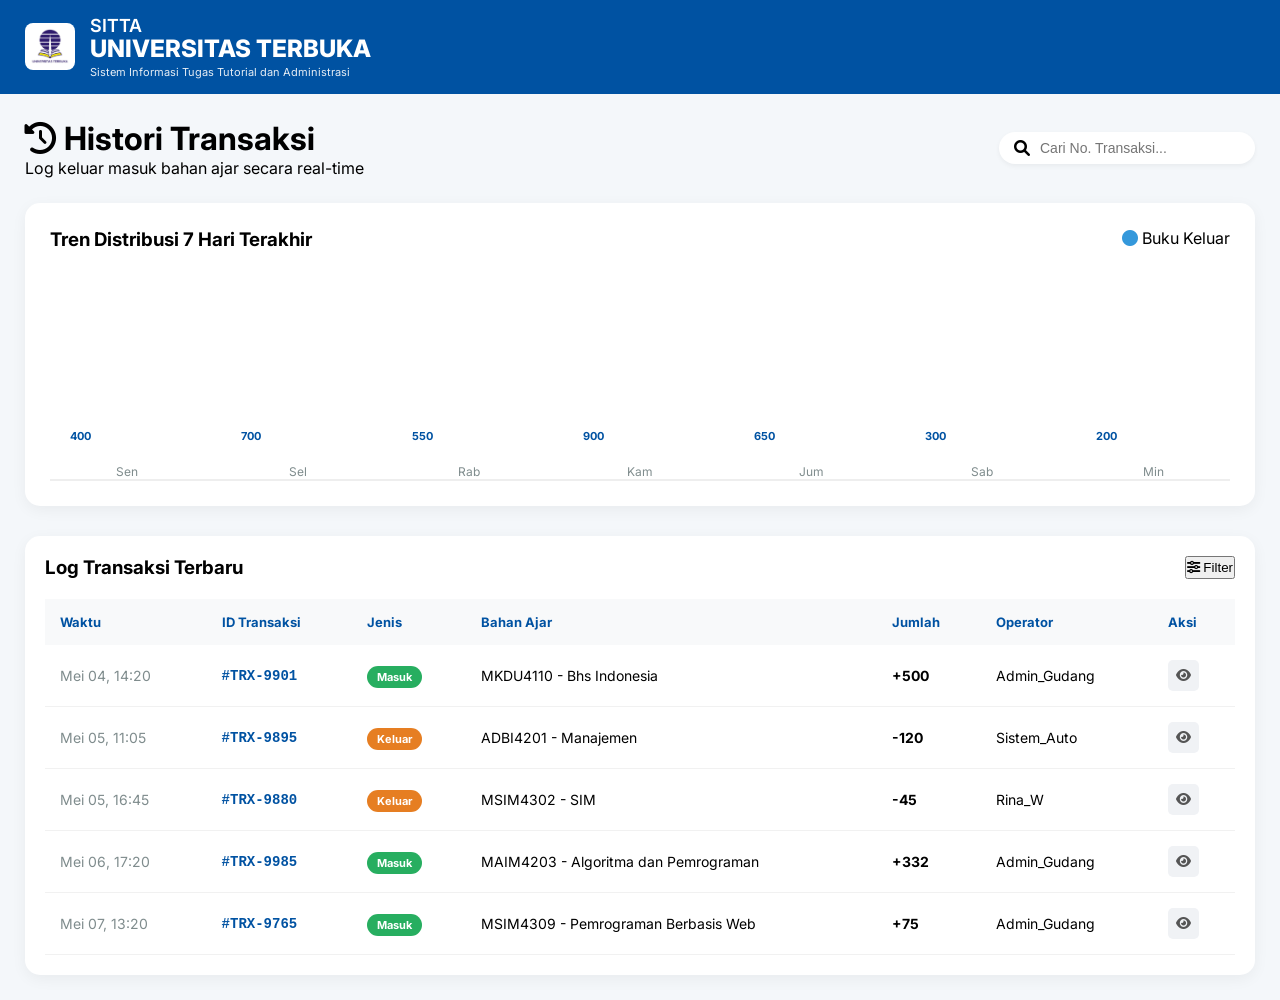
<file: histori-transaksi.html>
<!doctype html>
<html lang="id">
  <head>
    <meta charset="UTF-8" />
    <meta name="viewport" content="width=device-width, initial-scale=1.0" />
    <title>Histori Transaksi - SITTA UT</title>
    <link rel="stylesheet" href="css/histori-transaksi.css" />
    <link
      rel="stylesheet"
      href="https://cdnjs.cloudflare.com/ajax/libs/font-awesome/6.0.0/css/all.min.css"
    />
  </head>
  <body>
    <nav class="navbar">
      <div class="logo-section">
        <img src="assets/logo_univ.jpeg" alt="Logo UT" />
        <div class="logo-text">
          <h1>SITTA</h1>
          <h2>UNIVERSITAS TERBUKA</h2>
          <p>Sistem Informasi Tugas Tutorial dan Administrasi</p>
        </div>
      </div>
    </nav>

    <div class="container">
      <header class="header-section">
        <div class="title-group">
          <h1><i class="fas fa-history"></i> Histori Transaksi</h1>
          <p>Log keluar masuk bahan ajar secara real-time</p>
        </div>
        <div class="header-actions">
          <div class="search-bar">
            <i class="fas fa-search"></i>
            <input type="text" placeholder="Cari No. Transaksi..." />
          </div>
        </div>
      </header>

      <div class="chart-box">
        <div class="chart-header">
          <h3>Tren Distribusi 7 Hari Terakhir</h3>
          <span class="legend"
            ><i class="fas fa-circle" style="color: #3498db"></i> Buku
            Keluar</span
          >
        </div>
        <div class="simple-bar-chart">
          <div class="bar-group">
            <div class="bar" style="height: 40%"><span>400</span></div>
            <span class="day">Sen</span>
          </div>
          <div class="bar-group">
            <div class="bar" style="height: 70%"><span>700</span></div>
            <span class="day">Sel</span>
          </div>
          <div class="bar-group">
            <div class="bar" style="height: 55%"><span>550</span></div>
            <span class="day">Rab</span>
          </div>
          <div class="bar-group">
            <div class="bar" style="height: 90%"><span>900</span></div>
            <span class="day">Kam</span>
          </div>
          <div class="bar-group">
            <div class="bar" style="height: 65%"><span>650</span></div>
            <span class="day">Jum</span>
          </div>
          <div class="bar-group">
            <div class="bar" style="height: 30%"><span>300</span></div>
            <span class="day">Sab</span>
          </div>
          <div class="bar-group">
            <div class="bar" style="height: 20%"><span>200</span></div>
            <span class="day">Min</span>
          </div>
        </div>
      </div>

      <div class="transaction-list">
        <div class="table-info">
          <h3>Log Transaksi Terbaru</h3>
          <button class="btn-filter">
            <i class="fas fa-sliders-h"></i> Filter
          </button>
        </div>
        <table class="monitoring-table">
          <thead>
            <tr>
              <th>Waktu</th>
              <th>ID Transaksi</th>
              <th>Jenis</th>
              <th>Bahan Ajar</th>
              <th>Jumlah</th>
              <th>Operator</th>
              <th>Aksi</th>
            </tr>
          </thead>
          <tbody>
            <tr>
              <td class="text-small">Mei 04, 14:20</td>
              <td><span class="id-tag">#TRX-9901</span></td>
              <td><span class="type-badge in">Masuk</span></td>
              <td>MKDU4110 - Bhs Indonesia</td>
              <td><strong>+500</strong></td>
              <td>Admin_Gudang</td>
              <td>
                <button class="btn-icon"><i class="fas fa-eye"></i></button>
              </td>
            </tr>
            <tr>
              <td class="text-small">Mei 05, 11:05</td>
              <td><span class="id-tag">#TRX-9895</span></td>
              <td><span class="type-badge out">Keluar</span></td>
              <td>ADBI4201 - Manajemen</td>
              <td><strong>-120</strong></td>
              <td>Sistem_Auto</td>
              <td>
                <button class="btn-icon"><i class="fas fa-eye"></i></button>
              </td>
            </tr>
            <tr>
              <td class="text-small">Mei 05, 16:45</td>
              <td><span class="id-tag">#TRX-9880</span></td>
              <td><span class="type-badge out">Keluar</span></td>
              <td>MSIM4302 - SIM</td>
              <td><strong>-45</strong></td>
              <td>Rina_W</td>
              <td>
                <button class="btn-icon"><i class="fas fa-eye"></i></button>
              </td>
            </tr>
            <tr>
              <td class="text-small">Mei 06, 17:20</td>
              <td><span class="id-tag">#TRX-9985</span></td>
              <td><span class="type-badge in">Masuk</span></td>
              <td>MAIM4203 - Algoritma dan Pemrograman</td>
              <td><strong>+332</strong></td>
              <td>Admin_Gudang</td>
              <td>
                <button class="btn-icon"><i class="fas fa-eye"></i></button>
              </td>
            </tr>
            <tr>
              <td class="text-small">Mei 07, 13:20</td>
              <td><span class="id-tag">#TRX-9765</span></td>
              <td><span class="type-badge in">Masuk</span></td>
              <td>MSIM4309 - Pemrograman Berbasis Web</td>
              <td><strong>+75</strong></td>
              <td>Admin_Gudang</td>
              <td>
                <button class="btn-icon"><i class="fas fa-eye"></i></button>
              </td>
            </tr>
          </tbody>
        </table>
      </div>
    </div>
  </body>
</html>
</file>
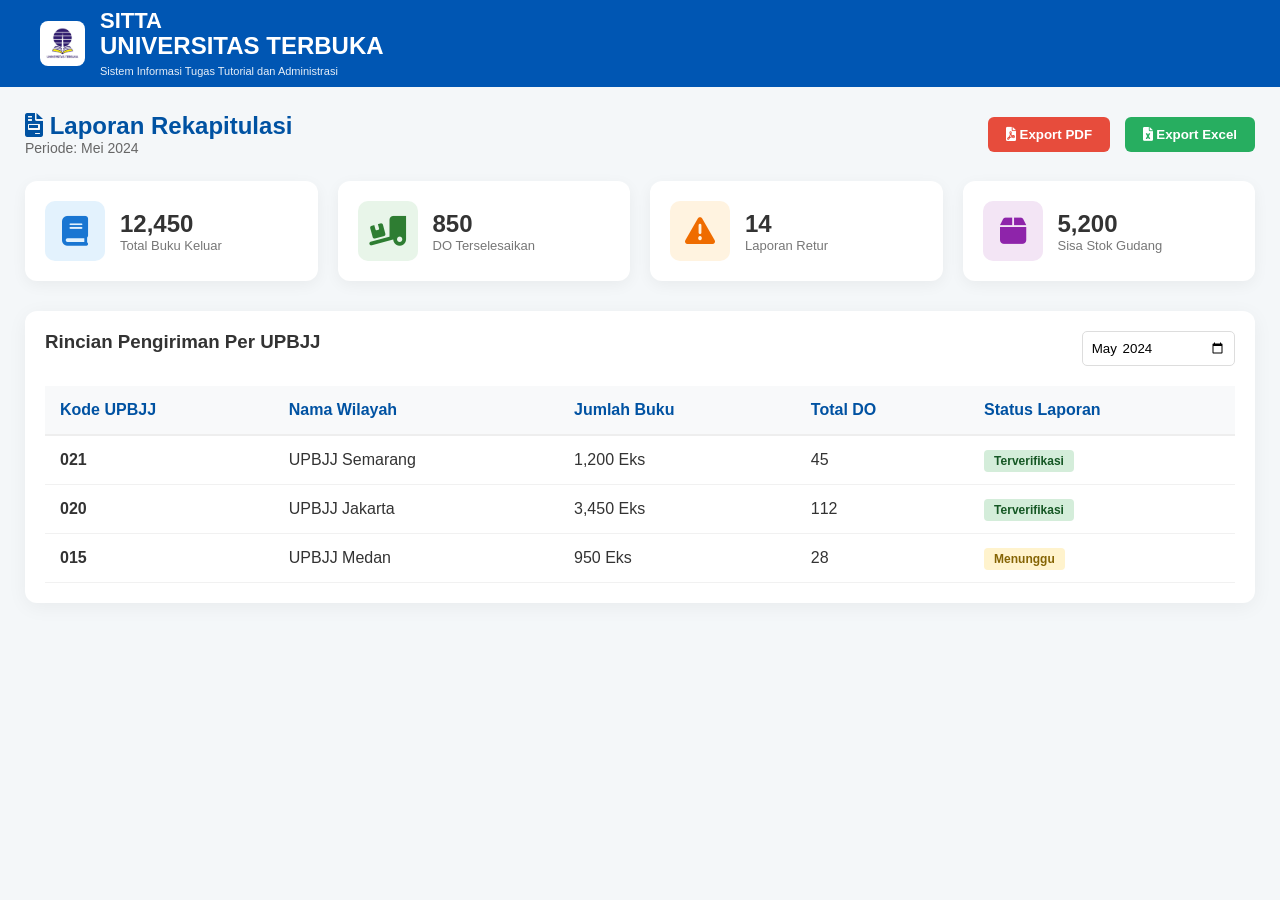
<file: laporan.html>
<!doctype html>
<html lang="id">
  <head>
    <meta charset="UTF-8" />
    <meta name="viewport" content="width=device-width, initial-scale=1.0" />
    <title>Laporan Bahan Ajar - SITTA UT</title>
    <link rel="stylesheet" href="css/laporan.css" />
    <link
      rel="stylesheet"
      href="https://cdnjs.cloudflare.com/ajax/libs/font-awesome/6.0.0/css/all.min.css"
    />
  </head>
  <body>
    <header class="navbar">
      <div class="logo-section">
        <img src="assets/logo_univ.jpeg" alt="Logo UT" />
        <div class="logo-text">
          <h1>SITTA</h1>
          <h2>UNIVERSITAS TERBUKA</h2>
          <p>Sistem Informasi Tugas Tutorial dan Administrasi</p>
        </div>
      </div>
    </header>

    <div class="container">
      <header class="report-header">
        <div class="title-area">
          <h2><i class="fas fa-file-invoice"></i> Laporan Rekapitulasi</h2>
          <p>Periode: Mei 2024</p>
        </div>
        <div class="action-area">
          <button class="btn-export pdf">
            <i class="fas fa-file-pdf"></i> Export PDF
          </button>
          <button class="btn-export excel">
            <i class="fas fa-file-excel"></i> Export Excel
          </button>
        </div>
      </header>

      <div class="stat-grid">
        <div class="card-stat blue">
          <div class="icon"><i class="fas fa-book"></i></div>
          <div class="data">
            <h3>12,450</h3>
            <p>Total Buku Keluar</p>
          </div>
        </div>
        <div class="card-stat green">
          <div class="icon"><i class="fas fa-truck-loading"></i></div>
          <div class="data">
            <h3>850</h3>
            <p>DO Terselesaikan</p>
          </div>
        </div>
        <div class="card-stat orange">
          <div class="icon"><i class="fas fa-exclamation-triangle"></i></div>
          <div class="data">
            <h3>14</h3>
            <p>Laporan Retur</p>
          </div>
        </div>
        <div class="card-stat purple">
          <div class="icon"><i class="fas fa-box"></i></div>
          <div class="data">
            <h3>5,200</h3>
            <p>Sisa Stok Gudang</p>
          </div>
        </div>
      </div>

      <div class="report-content">
        <div class="table-header">
          <h3>Rincian Pengiriman Per UPBJJ</h3>
          <div class="filter-box">
            <input type="month" value="2024-05" />
          </div>
        </div>
        <table class="report-table">
          <thead>
            <tr>
              <th>Kode UPBJJ</th>
              <th>Nama Wilayah</th>
              <th>Jumlah Buku</th>
              <th>Total DO</th>
              <th>Status Laporan</th>
            </tr>
          </thead>
          <tbody>
            <tr>
              <td><strong>021</strong></td>
              <td>UPBJJ Semarang</td>
              <td>1,200 Eks</td>
              <td>45</td>
              <td><span class="lbl-verified">Terverifikasi</span></td>
            </tr>
            <tr>
              <td><strong>020</strong></td>
              <td>UPBJJ Jakarta</td>
              <td>3,450 Eks</td>
              <td>112</td>
              <td><span class="lbl-verified">Terverifikasi</span></td>
            </tr>
            <tr>
              <td><strong>015</strong></td>
              <td>UPBJJ Medan</td>
              <td>950 Eks</td>
              <td>28</td>
              <td><span class="lbl-pending">Menunggu</span></td>
            </tr>
          </tbody>
        </table>
      </div>
    </div>
  </body>
</html>
</file>
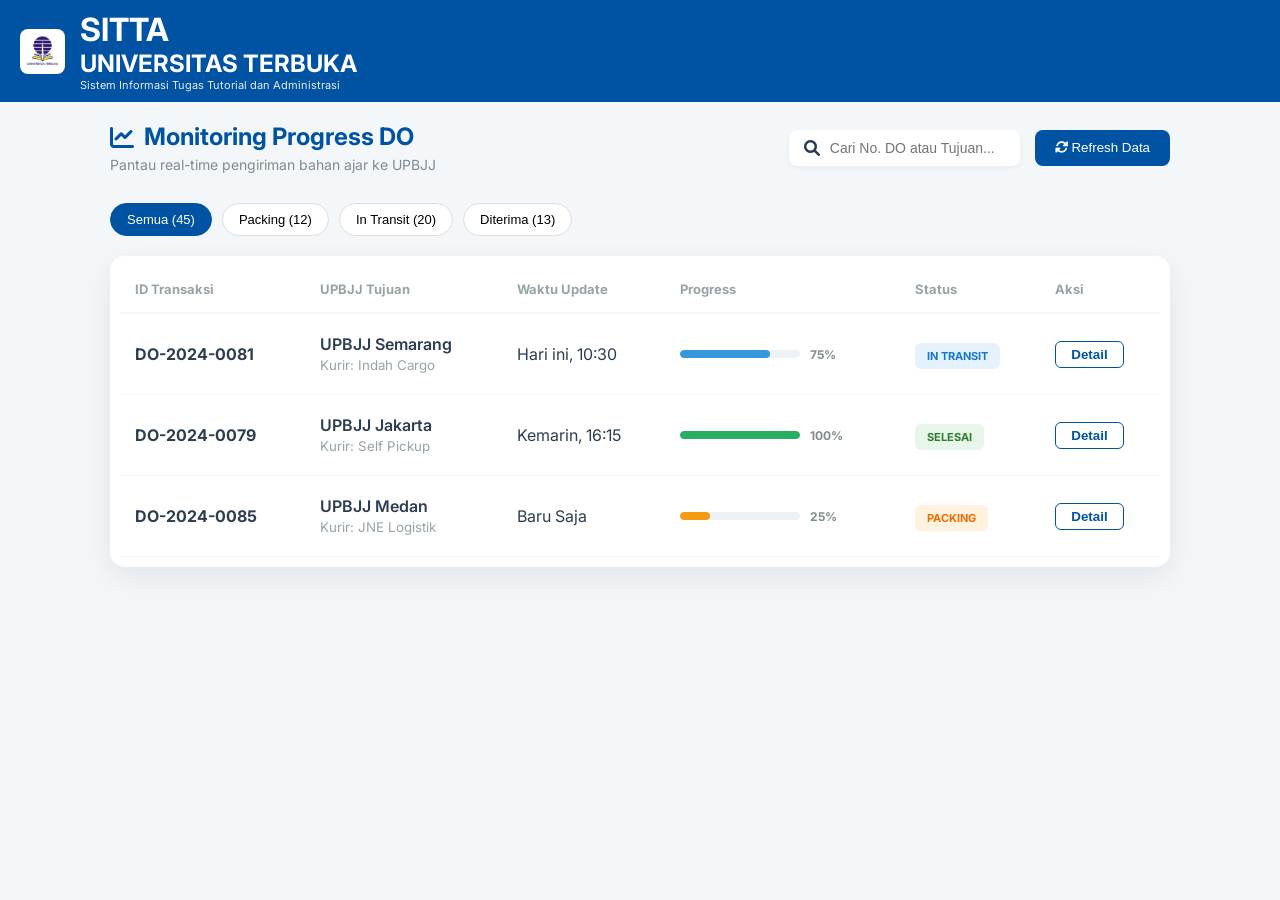
<file: monitoring.html>
<!doctype html>
<html lang="id">
  <head>
    <meta charset="UTF-8" />
    <meta name="viewport" content="width=device-width, initial-scale=1.0" />
    <title>Monitoring Progress DO - SITTA UT</title>
    <link rel="stylesheet" href="css/monitoring.css" />
    <link
      rel="stylesheet"
      href="https://cdnjs.cloudflare.com/ajax/libs/font-awesome/6.0.0/css/all.min.css"
    />
  </head>
  <body>
    <header class="navbar">
      <div class="logo-section">
        <img src="assets/logo_univ.jpeg" alt="Logo UT" />
        <div class="logo-text">
          <h1>SITTA</h1>
          <h2>UNIVERSITAS TERBUKA</h2>
          <p>Sistem Informasi Tugas Tutorial dan Administrasi</p>
        </div>
      </div>
    </header>

    <div class="container">
      <header class="header-section">
        <div class="title-group">
          <h1><i class="fas fa-chart-line"></i> Monitoring Progress DO</h1>
          <p>Pantau real-time pengiriman bahan ajar ke UPBJJ</p>
        </div>
        <div class="header-actions">
          <div class="search-box">
            <i class="fas fa-search"></i>
            <input type="text" placeholder="Cari No. DO atau Tujuan..." />
          </div>
          <button class="btn-refresh">
            <i class="fas fa-sync-alt"></i> Refresh Data
          </button>
        </div>
      </header>

      <div class="filter-container">
        <button class="filter-btn active">Semua (45)</button>
        <button class="filter-btn">Packing (12)</button>
        <button class="filter-btn">In Transit (20)</button>
        <button class="filter-btn">Diterima (13)</button>
      </div>

      <div class="table-container">
        <table class="monitoring-table">
          <thead>
            <tr>
              <th>ID Transaksi</th>
              <th>UPBJJ Tujuan</th>
              <th>Waktu Update</th>
              <th>Progress</th>
              <th>Status</th>
              <th>Aksi</th>
            </tr>
          </thead>
          <tbody>
            <tr>
              <td><strong>DO-2024-0081</strong></td>
              <td>
                <div class="dest">
                  <span>UPBJJ Semarang</span>
                  <small>Kurir: Indah Cargo</small>
                </div>
              </td>
              <td>Hari ini, 10:30</td>
              <td>
                <div class="progress-wrapper">
                  <div class="progress-bar">
                    <div class="progress-fill" style="width: 75%"></div>
                  </div>
                  <span class="percent">75%</span>
                </div>
              </td>
              <td><span class="badge badge-transit">In Transit</span></td>
              <td><button class="btn-detail">Detail</button></td>
            </tr>

            <tr>
              <td><strong>DO-2024-0079</strong></td>
              <td>
                <div class="dest">
                  <span>UPBJJ Jakarta</span>
                  <small>Kurir: Self Pickup</small>
                </div>
              </td>
              <td>Kemarin, 16:15</td>
              <td>
                <div class="progress-wrapper">
                  <div class="progress-bar">
                    <div
                      class="progress-fill finished"
                      style="width: 100%"
                    ></div>
                  </div>
                  <span class="percent">100%</span>
                </div>
              </td>
              <td><span class="badge badge-success">Selesai</span></td>
              <td><button class="btn-detail">Detail</button></td>
            </tr>
            <tr>
              <td><strong>DO-2024-0085</strong></td>
              <td>
                <div class="dest">
                  <span>UPBJJ Medan</span>
                  <small>Kurir: JNE Logistik</small>
                </div>
              </td>
              <td>Baru Saja</td>
              <td>
                <div class="progress-wrapper">
                  <div class="progress-bar">
                    <div class="progress-fill packing" style="width: 25%"></div>
                  </div>
                  <span class="percent">25%</span>
                </div>
              </td>
              <td><span class="badge badge-warning">Packing</span></td>
              <td><button class="btn-detail">Detail</button></td>
            </tr>
          </tbody>
        </table>
      </div>
    </div>
  </body>
</html>
</file>
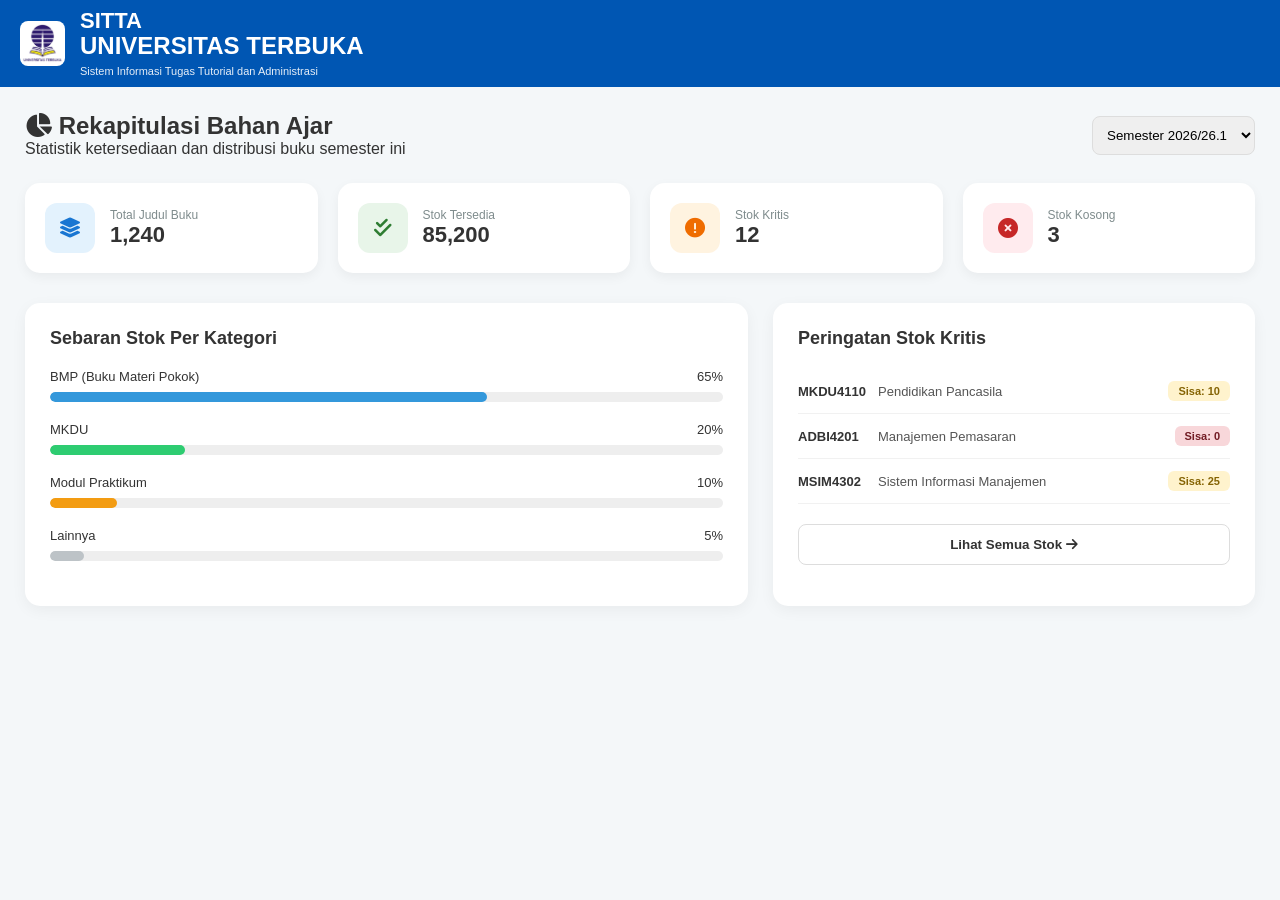
<file: rekap-bahan-ajar.html>
<!doctype html>
<html lang="id">
  <head>
    <meta charset="UTF-8" />
    <meta name="viewport" content="width=device-width, initial-scale=1.0" />
    <title>Rekap Bahan Ajar - SITTA UT</title>
    <link rel="stylesheet" href="css/rekap-bahan-ajar.css" />
    <link
      rel="stylesheet"
      href="https://cdnjs.cloudflare.com/ajax/libs/font-awesome/6.0.0/css/all.min.css"
    />
  </head>
  <body>
    <nav class="navbar">
      <header class="navbar">
        <div class="logo-section">
          <img src="assets/logo_univ.jpeg" alt="Logo UT" />
          <div class="logo-text">
            <h1>SITTA</h1>
            <h2>UNIVERSITAS TERBUKA</h2>
            <p>Sistem Informasi Tugas Tutorial dan Administrasi</p>
          </div>
        </div>
      </header>
    </nav>

    <div class="container">
      <header class="header-section">
        <div class="title-group">
          <h1><i class="fas fa-chart-pie"></i> Rekapitulasi Bahan Ajar</h1>
          <p>Statistik ketersediaan dan distribusi buku semester ini</p>
        </div>
        <div class="header-actions">
          <select class="select-semester">
            <option>Semester 2026/26.1</option>
            <option>Semester 2025/25.2</option>
            <option>Semester 2024/24.2</option>
            <option>Semester 2023/23.1</option>
          </select>
        </div>
      </header>

      <div class="rekap-stats-grid">
        <div class="stat-tile">
          <div class="tile-icon blue"><i class="fas fa-layer-group"></i></div>
          <div class="tile-content">
            <span class="tile-label">Total Judul Buku</span>
            <span class="tile-number">1,240</span>
          </div>
        </div>
        <div class="stat-tile">
          <div class="tile-icon green"><i class="fas fa-check-double"></i></div>
          <div class="tile-content">
            <span class="tile-label">Stok Tersedia</span>
            <span class="tile-number">85,200</span>
          </div>
        </div>
        <div class="stat-tile">
          <div class="tile-icon orange">
            <i class="fas fa-exclamation-circle"></i>
          </div>
          <div class="tile-content">
            <span class="tile-label">Stok Kritis</span>
            <span class="tile-number">12</span>
          </div>
        </div>
        <div class="stat-tile">
          <div class="tile-icon red"><i class="fas fa-times-circle"></i></div>
          <div class="tile-content">
            <span class="tile-label">Stok Kosong</span>
            <span class="tile-number">3</span>
          </div>
        </div>
      </div>

      <div class="rekap-main-content">
        <div class="chart-container">
          <div class="chart-header">
            <h3>Sebaran Stok Per Kategori</h3>
          </div>
          <div class="category-bars">
            <div class="bar-item">
              <div class="bar-info">
                <span>BMP (Buku Materi Pokok)</span> <span>65%</span>
              </div>
              <div class="bar-track">
                <div class="bar-fill blue" style="width: 65%"></div>
              </div>
            </div>
            <div class="bar-item">
              <div class="bar-info"><span>MKDU</span> <span>20%</span></div>
              <div class="bar-track">
                <div class="bar-fill green" style="width: 20%"></div>
              </div>
            </div>
            <div class="bar-item">
              <div class="bar-info">
                <span>Modul Praktikum</span> <span>10%</span>
              </div>
              <div class="bar-track">
                <div class="bar-fill orange" style="width: 10%"></div>
              </div>
            </div>
            <div class="bar-item">
              <div class="bar-info"><span>Lainnya</span> <span>5%</span></div>
              <div class="bar-track">
                <div class="bar-fill grey" style="width: 5%"></div>
              </div>
            </div>
          </div>
        </div>

        <div class="critical-list">
          <div class="chart-header">
            <h3>Peringatan Stok Kritis</h3>
          </div>
          <ul class="critical-items">
            <li>
              <span class="code">MKDU4110</span>
              <span class="name">Pendidikan Pancasila</span>
              <span class="stock-badge low">Sisa: 10</span>
            </li>
            <li>
              <span class="code">ADBI4201</span>
              <span class="name">Manajemen Pemasaran</span>
              <span class="stock-badge empty">Sisa: 0</span>
            </li>
            <li>
              <span class="code">MSIM4302</span>
              <span class="name">Sistem Informasi Manajemen</span>
              <span class="stock-badge low">Sisa: 25</span>
            </li>
          </ul>
          <button class="btn-full">
            Lihat Semua Stok <i class="fas fa-arrow-right"></i>
          </button>
        </div>
      </div>
    </div>
  </body>
</html>
</file>
<file: css/histori-transaksi.css>
@import url("https://fonts.googleapis.com/css2?family=Inter:wght@400;600;700;800&display=swap");

* {
  margin: 0;
  padding: 0;
  box-sizing: border-box;
}

:root {
  --primary-blue: #0052a2;
  --bg-body: #f4f7fa;
  --white: #ffffff;
  --in-color: #27ae60;
  --out-color: #e67e22;
}

body {
  font-family: "Inter", sans-serif;
  background-color: var(--bg-body);
}

/* NAVBAR  */
.navbar {
  background-color: var(--primary-blue);
  color: white;
  padding: 15px 25px;
  width: 100%;
  display: flex;
  align-items: center;
  position: sticky;
  top: 0;
  z-index: 1000;
}

.logo-section {
  display: flex;
  align-items: center;
  gap: 15px;
}
.logo-section img {
  width: 50px;
  background: white;
  padding: 5px;
  border-radius: 8px;
}
.logo-text h1 {
  font-size: 18px;
  font-weight: 600;
  line-height: 1.2;
}
.logo-text h2 {
  font-size: 24px;
  font-weight: 800;
  line-height: 1;
  margin-bottom: 4px;
}
.logo-text p {
  font-size: 11px;
  opacity: 0.9;
}

/* CONTAINER */
.container {
  width: 100%;
  padding: 25px;
}

.header-section {
  display: flex;
  justify-content: space-between;
  align-items: center;
  margin-bottom: 25px;
}

.search-bar {
  background: white;
  padding: 8px 15px;
  border-radius: 20px;
  display: flex;
  align-items: center;
  gap: 10px;
  box-shadow: 0 2px 5px rgba(0, 0, 0, 0.05);
}

.search-bar input {
  border: none;
  outline: none;
  font-size: 14px;
  width: 200px;
}

/* CHART BOX (Grafik Interaktif) */
.chart-box {
  background: white;
  padding: 25px;
  border-radius: 15px;
  margin-bottom: 30px;
  box-shadow: 0 4px 15px rgba(0, 0, 0, 0.05);
}

.chart-header {
  display: flex;
  justify-content: space-between;
  margin-bottom: 30px;
}

.simple-bar-chart {
  display: flex;
  justify-content: space-between;
  align-items: flex-end;
  height: 200px;
  padding: 0 20px;
  border-bottom: 2px solid #eee;
}

.bar-group {
  display: flex;
  flex-direction: column;
  align-items: center;
  width: 10%;
}

.bar {
  width: 100%;
  background: linear-gradient(to top, var(--primary-blue), #3498db);
  border-radius: 8px 8px 0 0;
  position: relative;
  transition: 0.3s;
  cursor: pointer;
}

.bar:hover {
  filter: brightness(1.2);
}

.bar span {
  position: absolute;
  top: -25px;
  font-size: 11px;
  font-weight: bold;
  color: var(--primary-blue);
}

.day {
  font-size: 12px;
  color: #7f8c8d;
  margin-top: 10px;
}

/* TRANSACTION LIST */
.transaction-list {
  background: white;
  padding: 20px;
  border-radius: 15px;
  box-shadow: 0 4px 15px rgba(0, 0, 0, 0.05);
}

.table-info {
  display: flex;
  justify-content: space-between;
  margin-bottom: 20px;
}

.monitoring-table {
  width: 100%;
  border-collapse: collapse;
}

.monitoring-table th {
  text-align: left;
  padding: 15px;
  background: #f8f9fa;
  color: var(--primary-blue);
  font-size: 13px;
}

.monitoring-table td {
  padding: 15px;
  border-bottom: 1px solid #f1f1f1;
  font-size: 14px;
}

/* BADGES */
.id-tag {
  color: var(--primary-blue);
  font-family: monospace;
  font-weight: bold;
}
.type-badge {
  padding: 4px 10px;
  border-radius: 20px;
  font-size: 11px;
  font-weight: bold;
  color: white;
}
.type-badge.in {
  background-color: var(--in-color);
}
.type-badge.out {
  background-color: var(--out-color);
}

.btn-icon {
  border: none;
  background: #f0f2f5;
  padding: 8px;
  border-radius: 5px;
  cursor: pointer;
  color: #555;
}

.btn-icon:hover {
  background: var(--primary-blue);
  color: white;
}

.text-small {
  font-size: 12px;
  color: #7f8c8d;
}
</file>
<file: css/laporan.css>
* {
  margin: 0;
  padding: 0;
  box-sizing: border-box;
  font-family: "Segoe UI", Tahoma, Geneva, Verdana, sans-serif;
}

body {
  background-color: #f4f7f9;
  color: #333;
  overflow-x: hidden;
}

.navbar {
  background-color: #0056b3;
  color: white;
  padding: 10px 40px;
  display: flex;
  justify-content: space-between;
  align-items: center;
  position: sticky;
  top: 0;
  z-index: 1000;
}

.logo-section {
  display: flex;
  align-items: center;
  gap: 15px;
  justify-content: flex-start;
}

.logo-section img {
  width: 45px;
  height: 45px;
  object-fit: contain;
  background-color: white;
  padding: 5px;
  border-radius: 8px;
}

.logo-text h1 {
  font-size: 22px;
  margin: 0;
  line-height: 1;
}

.logo-text p {
  font-size: 11px;
  margin-top: 5px;
  opacity: 0.9;
}

.logo-text p {
  font-size: 11px;
  opacity: 0.9;
}

.user-section {
  display: flex;
  align-items: center;
  gap: 20px;
  font-size: 13px;
}

.header-section {
  display: flex;
  justify-content: space-between;
  align-items: center;
  margin-bottom: 25px;
}

.title-group h1 {
  color: var(--primary-blue);
  font-size: 24px;
  display: flex;
  align-items: center;
  gap: 10px;
}

.title-group p {
  font-size: 14px;
  color: #7f8c8d;
}

.container {
  width: 100%;
  padding: 25px;
}

.report-header {
  display: flex;
  justify-content: space-between;
  align-items: center;
  margin-bottom: 25px;
}

.title-area h2 {
  color: #0052a2;
}
.title-area p {
  color: #666;
  font-size: 14px;
}

.btn-export {
  padding: 10px 18px;
  border: none;
  border-radius: 6px;
  color: white;
  font-weight: 600;
  cursor: pointer;
  margin-left: 10px;
  transition: 0.3s;
}
.pdf {
  background-color: #e74c3c;
}
.excel {
  background-color: #27ae60;
}
.btn-export:hover {
  opacity: 0.8;
  transform: translateY(-2px);
}

.stat-grid {
  display: grid;
  grid-template-columns: repeat(auto-fit, minmax(240px, 1fr));
  gap: 20px;
  margin-bottom: 30px;
}

.card-stat {
  background: white;
  padding: 20px;
  border-radius: 12px;
  display: flex;
  align-items: center;
  gap: 15px;
  box-shadow: 0 4px 15px rgba(0, 0, 0, 0.05);
  transition: 0.3s;
}

.card-stat:hover {
  transform: translateY(-5px);
}

.card-stat .icon {
  font-size: 30px;
  width: 60px;
  height: 60px;
  display: flex;
  align-items: center;
  justify-content: center;
  border-radius: 10px;
}

.blue .icon {
  background: #e3f2fd;
  color: #1976d2;
}
.green .icon {
  background: #e8f5e9;
  color: #2e7d32;
}
.orange .icon {
  background: #fff3e0;
  color: #ef6c00;
}
.purple .icon {
  background: #f3e5f5;
  color: #8e24aa;
}

.data h3 {
  font-size: 24px;
  color: #333;
}
.data p {
  font-size: 13px;
  color: #777;
}

.report-content {
  background: white;
  border-radius: 12px;
  padding: 20px;
  box-shadow: 0 4px 20px rgba(0, 0, 0, 0.05);
}

.table-header {
  display: flex;
  justify-content: space-between;
  margin-bottom: 20px;
}

.filter-box input {
  padding: 8px;
  border: 1px solid #ddd;
  border-radius: 5px;
}

.report-table {
  width: 100%;
  border-collapse: collapse;
}

.report-table th {
  background-color: #f8f9fa;
  padding: 15px;
  text-align: left;
  color: #0052a2;
  border-bottom: 2px solid #eee;
}

.report-table td {
  padding: 15px;
  border-bottom: 1px solid #f1f1f1;
}

.lbl-verified {
  background-color: #d4edda;
  color: #155724;
  padding: 4px 10px;
  border-radius: 4px;
  font-size: 12px;
  font-weight: 600;
}

.lbl-pending {
  background-color: #fff3cd;
  color: #856404;
  padding: 4px 10px;
  border-radius: 4px;
  font-size: 12px;
  font-weight: 600;
}
</file>
<file: css/monitoring.css>
@import url("https://fonts.googleapis.com/css2?family=Inter:wght@300;400;600;700&display=swap");

* {
  margin: 0;
  padding: 0;
  box-sizing: border-box;
}

:root {
  --primary-blue: #0052a2;
  --accent-blue: #eef5ff;
  --text-main: #2c3e50;
  --bg-body: #f4f7fa;
  --white: #ffffff;
  --success: #27ae60;
  --warning: #f39c12;
  --transit: #3498db;
}

body {
  font-family: "Inter", sans-serif;
  background-color: var(--bg-body);
  color: var(--text-main);
  overflow-x: hidden;
  margin: 0;
  padding: 0;
}

.navbar {
  background-color: var(--primary-blue);
  color: white;
  padding: 10px 20px;
  display: flex;
  justify-content: space-between;
  align-items: center;
  position: sticky;
  top: 0;
  z-index: 1000;
  width: 100%;
}

.container {
  width: 100%;
  max-width: 100%;
  padding: 20px;
  margin: 0;
}

.logo-section {
  display: flex;
  align-items: center;
  gap: 15px;
}

.logo-section img {
  width: 45px;
  height: 45px;
  object-fit: contain;
  background-color: white;
  padding: 5px;
  border-radius: 8px;
}

.logo-text p {
  font-size: 11px;
  opacity: 0.9;
}

:root {
  --primary-blue: #0052a2;
  --accent-blue: #eef5ff;
  --text-main: #2c3e50;
  --bg-body: #f4f7fa;
  --white: #ffffff;
  --success: #27ae60;
  --warning: #f39c12;
  --transit: #3498db;
}

body {
  font-family: "Inter", sans-serif;
  background-color: var(--bg-body);
  color: var(--text-main);
  margin: 0;
}

.container {
  max-width: 1100px;
  margin: auto;
}

.header-section {
  display: flex;
  justify-content: space-between;
  align-items: center;
  margin-bottom: 30px;
}

.title-group h1 {
  font-size: 24px;
  margin: 0;
  color: var(--primary-blue);
  display: flex;
  align-items: center;
  gap: 10px;
}

.title-group p {
  margin: 5px 0 0;
  font-size: 14px;
  color: #7f8c8d;
}

.header-actions {
  display: flex;
  gap: 15px;
}

.search-box {
  background: var(--white);
  padding: 10px 15px;
  border-radius: 8px;
  display: flex;
  align-items: center;
  gap: 10px;
  box-shadow: 0 2px 5px rgba(0, 0, 0, 0.05);
}

.search-box input {
  border: none;
  outline: none;
  font-size: 14px;
}

.btn-refresh {
  background: var(--primary-blue);
  color: white;
  border: none;
  padding: 10px 20px;
  border-radius: 8px;
  cursor: pointer;
  transition: 0.3s;
}

.btn-refresh:hover {
  background: #003d7a;
}

.filter-container {
  display: flex;
  gap: 10px;
  margin-bottom: 20px;
}

.filter-btn {
  background: var(--white);
  border: 1px solid #ddd;
  padding: 8px 16px;
  border-radius: 20px;
  cursor: pointer;
  font-size: 13px;
  transition: 0.3s;
}

.filter-btn.active,
.filter-btn:hover {
  background: var(--primary-blue);
  color: white;
  border-color: var(--primary-blue);
}

.table-container {
  background: var(--white);
  border-radius: 15px;
  padding: 10px;
  box-shadow: 0 10px 30px rgba(0, 0, 0, 0.08);
}

.monitoring-table {
  width: 100%;
  border-collapse: collapse;
}

.monitoring-table th {
  text-align: left;
  padding: 15px;
  font-size: 13px;
  color: #95a5a6;
  border-bottom: 2px solid var(--bg-body);
}

.monitoring-table td {
  padding: 20px 15px;
  border-bottom: 1px solid var(--bg-body);
  vertical-align: middle;
}

.dest span {
  display: block;
  font-weight: 600;
}

.dest small {
  color: #95a5a6;
}

.progress-wrapper {
  display: flex;
  align-items: center;
  gap: 10px;
}

.progress-bar {
  width: 120px;
  height: 8px;
  background: #edf2f7;
  border-radius: 10px;
  overflow: hidden;
}

.progress-fill {
  height: 100%;
  background: var(--transit);
  border-radius: 10px;
}

.progress-fill.finished {
  background: var(--success);
}
.progress-fill.packing {
  background: var(--warning);
}

.percent {
  font-size: 12px;
  font-weight: bold;
  color: #7f8c8d;
}

.badge {
  padding: 6px 12px;
  border-radius: 6px;
  font-size: 11px;
  font-weight: 700;
  text-transform: uppercase;
}

.badge-transit {
  background: #e3f2fd;
  color: #1976d2;
}
.badge-success {
  background: #e8f5e9;
  color: #2e7d32;
}
.badge-warning {
  background: #fff3e0;
  color: #ef6c00;
}

.btn-detail {
  background: none;
  border: 1px solid var(--primary-blue);
  color: var(--primary-blue);
  padding: 5px 15px;
  border-radius: 6px;
  cursor: pointer;
  font-weight: 600;
  transition: 0.3s;
}

.btn-detail:hover {
  background: var(--primary-blue);
  color: white;
}

/* Responsive */
@media (max-width: 768px) {
  .header-section {
    flex-direction: column;
    align-items: flex-start;
    gap: 20px;
  }
  .monitoring-table th:nth-child(3),
  .monitoring-table td:nth-child(3) {
    display: none;
  }
}
</file>
<file: css/rekap-bahan-ajar.css>
* {
  margin: 0;
  padding: 0;
  box-sizing: border-box;
  font-family: "Segoe UI", Tahoma, Geneva, Verdana, sans-serif;
}

body {
  background-color: #f4f7f9;
  color: #333;
  overflow-x: hidden;
}

.navbar {
  background-color: #0056b3;
  color: white;
  padding: 5px 10px;
  display: flex;
  justify-content: space-between;
  align-items: center;
  position: sticky;
  top: 0;
  z-index: 1000;
}

.logo-section {
  display: flex;
  align-items: center;
  gap: 15px;
  justify-content: flex-start;
}

.logo-section img {
  width: 45px;
  height: 45px;
  object-fit: contain;
  background-color: white;
  padding: 1px;
  border-radius: 8px;
}

.logo-text h1 {
  font-size: 22px;
  margin: 0;
  line-height: 1;
}

.logo-text p {
  font-size: 11px;
  margin-top: 5px;
  opacity: 0.9;
}

.logo-text p {
  font-size: 11px;
  opacity: 0.9;
}

.user-section {
  display: flex;
  align-items: center;
  gap: 20px;
  font-size: 13px;
}

.container {
  width: 100%;
  padding: 25px;
}

.header-section {
  display: flex;
  justify-content: space-between;
  align-items: center;
  margin-bottom: 25px;
}

.title-group h1 {
  color: var(--primary-blue);
  font-size: 24px;
}
.select-semester {
  padding: 10px;
  border-radius: 8px;
  border: 1px solid #ddd;
  outline: none;
}

.rekap-stats-grid {
  display: grid;
  grid-template-columns: repeat(auto-fit, minmax(200px, 1fr));
  gap: 20px;
  margin-bottom: 30px;
}

.stat-tile {
  background: white;
  padding: 20px;
  border-radius: 15px;
  display: flex;
  align-items: center;
  gap: 15px;
  box-shadow: 0 4px 12px rgba(0, 0, 0, 0.05);
}

.tile-icon {
  width: 50px;
  height: 50px;
  border-radius: 12px;
  display: flex;
  align-items: center;
  justify-content: center;
  font-size: 20px;
}

.tile-icon.blue {
  background: #e3f2fd;
  color: #1976d2;
}
.tile-icon.green {
  background: #e8f5e9;
  color: #2e7d32;
}
.tile-icon.orange {
  background: #fff3e0;
  color: #ef6c00;
}
.tile-icon.red {
  background: #ffebee;
  color: #c62828;
}

.tile-label {
  display: block;
  font-size: 12px;
  color: #7f8c8d;
}
.tile-number {
  display: block;
  font-size: 22px;
  font-weight: 800;
  color: var(--text-dark);
}

.rekap-main-content {
  display: grid;
  grid-template-columns: 1.5fr 1fr;
  gap: 25px;
}

.chart-container,
.critical-list {
  background: white;
  padding: 25px;
  border-radius: 15px;
  box-shadow: 0 4px 15px rgba(0, 0, 0, 0.05);
}

.chart-header h3 {
  font-size: 18px;
  color: var(--primary-blue);
  margin-bottom: 20px;
}

/* CATEGORY BARS */
.bar-item {
  margin-bottom: 20px;
}
.bar-info {
  display: flex;
  justify-content: space-between;
  font-size: 13px;
  margin-bottom: 8px;
}
.bar-track {
  background: #eee;
  height: 10px;
  border-radius: 10px;
  overflow: hidden;
}
.bar-fill {
  height: 100%;
  border-radius: 10px;
}
.bar-fill.blue {
  background: #3498db;
}
.bar-fill.green {
  background: #2ecc71;
}
.bar-fill.orange {
  background: #f39c12;
}
.bar-fill.grey {
  background: #bdc3c7;
}

/* CRITICAL LIST */
.critical-items {
  list-style: none;
  margin-bottom: 20px;
}
.critical-items li {
  display: flex;
  justify-content: space-between;
  align-items: center;
  padding: 12px 0;
  border-bottom: 1px solid #f1f1f1;
}

.critical-items .code {
  font-weight: bold;
  font-size: 13px;
  width: 80px;
}
.critical-items .name {
  flex-grow: 1;
  font-size: 13px;
  color: #555;
}

.stock-badge {
  padding: 4px 10px;
  border-radius: 6px;
  font-size: 11px;
  font-weight: bold;
}
.stock-badge.low {
  background: #fff3cd;
  color: #856404;
}
.stock-badge.empty {
  background: #f8d7da;
  color: #721c24;
}

.btn-full {
  width: 100%;
  padding: 12px;
  background: var(--bg-body);
  border: 1px solid #ddd;
  border-radius: 8px;
  cursor: pointer;
  font-weight: 600;
  color: var(--primary-blue);
  transition: 0.3s;
}
.btn-full:hover {
  background: var(--primary-blue);
  color: white;
}

@media (max-width: 900px) {
  .rekap-main-content {
    grid-template-columns: 1fr;
  }
}
</file>
